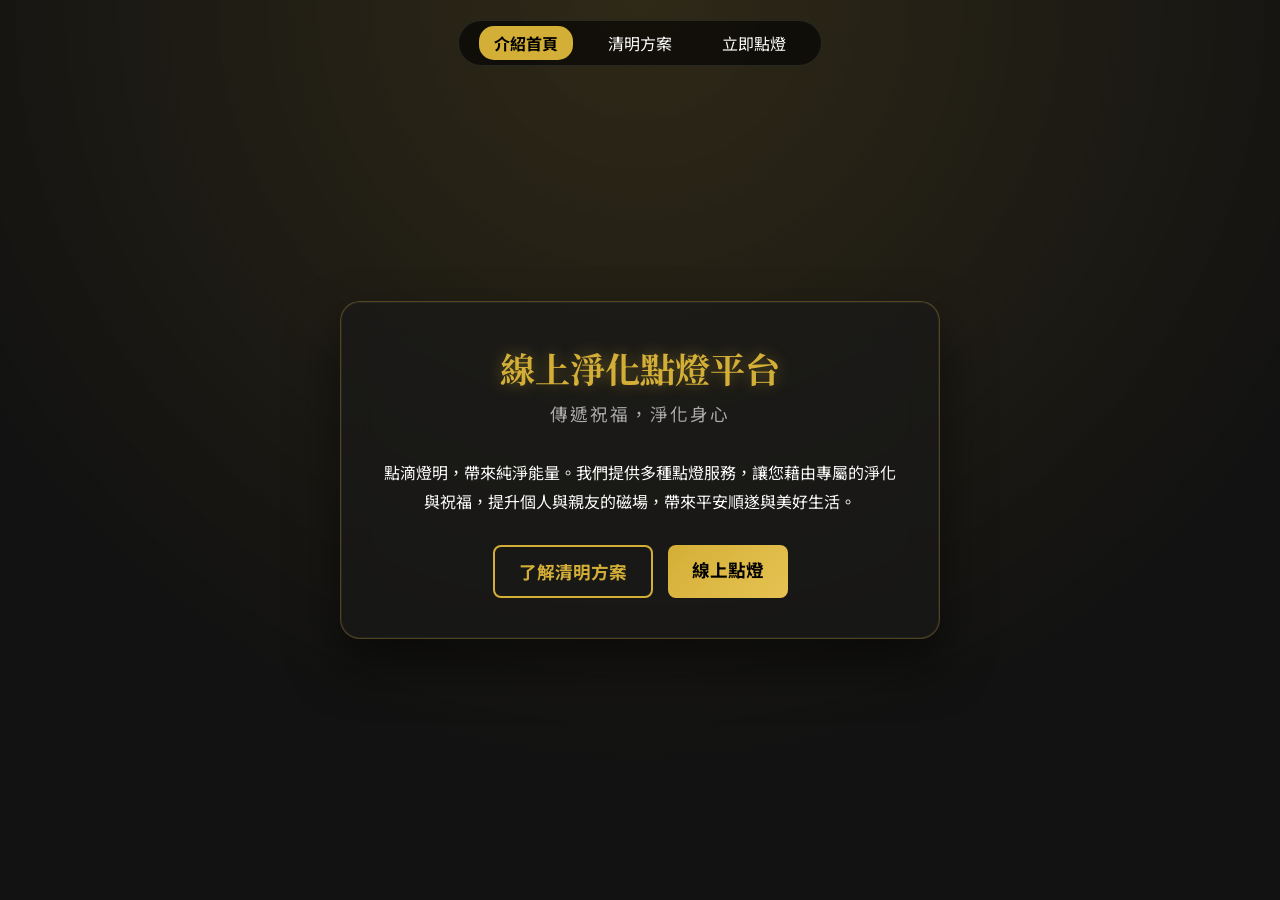
<file: index.html>
<!DOCTYPE html>
<html lang="zh-TW">

<head>
    <meta charset="UTF-8">
    <meta name="viewport" content="width=device-width, initial-scale=1.0">
    <title>首頁 - 線上祈福點燈服務</title>
    <link rel="stylesheet" href="style.css">
    <link
        href="https://fonts.googleapis.com/css2?family=Noto+Serif+TC:wght@400;700&family=Noto+Sans+TC:wght@300;400;500&display=swap"
        rel="stylesheet">
</head>

<body>
    <div class="background-overlay"></div>

    <nav class="top-nav">
        <ul>
            <li><a href="index.html" class="active">介紹首頁</a></li>
            <li><a href="promotion.html">清明方案</a></li>
            <li><a href="order.html">立即點燈</a></li>
        </ul>
    </nav>

    <div class="container main-page">
        <header>
            <h1>線上淨化點燈平台</h1>
            <p>傳遞祝福，淨化身心</p>
        </header>

        <section class="intro-section">
            <p>點滴燈明，帶來純淨能量。我們提供多種點燈服務，讓您藉由專屬的淨化與祝福，提升個人與親友的磁場，帶來平安順遂與美好生活。</p>

            <div class="cta-buttons">
                <a href="promotion.html" class="btn-outline">了解清明方案</a>
                <a href="order.html" class="btn-primary">線上點燈</a>
            </div>
        </section>
    </div>
</body>

</html>
</file>
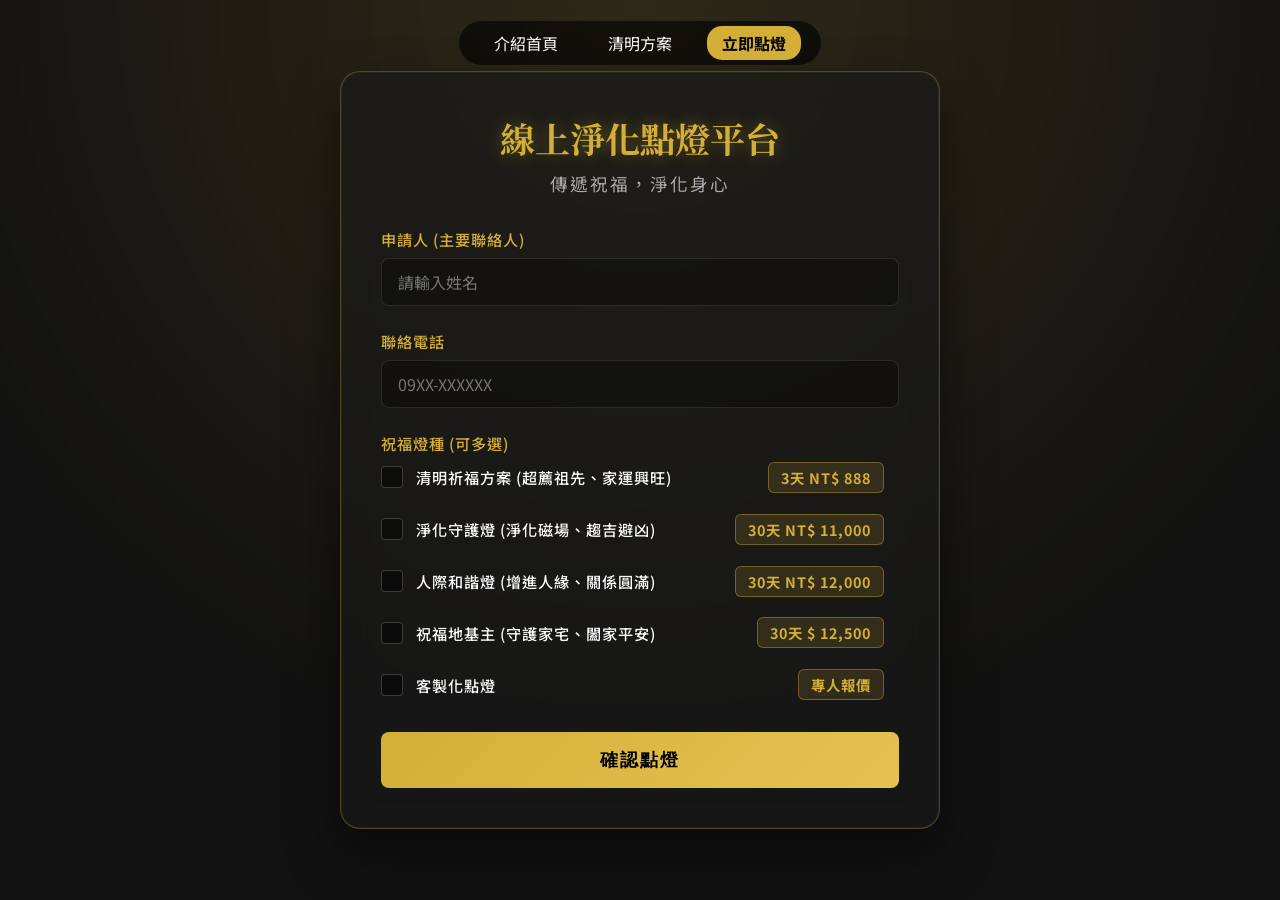
<file: order.html>
<!DOCTYPE html>
<html lang="zh-TW">

<head>
    <meta charset="UTF-8">
    <meta name="viewport" content="width=device-width, initial-scale=1.0">
    <title>線上點燈 - 線上祈福點燈服務</title>
    <link rel="stylesheet" href="style.css">
    <link
        href="https://fonts.googleapis.com/css2?family=Noto+Serif+TC:wght@400;700&family=Noto+Sans+TC:wght@300;400;500&display=swap"
        rel="stylesheet">
</head>

<body>
    <div class="background-overlay"></div>

    <nav class="top-nav">
        <ul>
            <li><a href="index.html">介紹首頁</a></li>
            <li><a href="promotion.html">清明方案</a></li>
            <li><a href="order.html" class="active">立即點燈</a></li>
        </ul>
    </nav>

    <div class="container">
        <header>
            <h1>線上淨化點燈平台</h1>
            <p>傳遞祝福，淨化身心</p>
        </header>

        <form id="orderForm">
            <div class="form-group">
                <label for="mainName">申請人 (主要聯絡人)</label>
                <input type="text" id="mainName" name="mainName" required placeholder="請輸入姓名">
            </div>
            <div class="form-group">
                <label for="phone">聯絡電話</label>
                <input type="tel" id="phone" name="phone" required placeholder="09XX-XXXXXX">
            </div>

            <div class="form-group">
                <label>祝福燈種 (可多選)</label>
                <div class="checkbox-group">

                    <!-- 第 1 項：清明方案 -->
                    <div class="light-option">
                        <label class="custom-checkbox">
                            <input type="checkbox" name="lightType" value="清明方案">
                            <span class="checkmark"></span>
                            <span class="light-text">清明祈福方案 (超薦祖先、家運興旺)</span>
                            <span class="price-tag">3天 NT$ 888</span>
                        </label>
                        <div class="sub-form hidden">
                            <div class="form-group">
                                <label>歷代祖先或指定超薦對象</label>
                                <input type="text" name="name_清明方案" placeholder="請輸入姓氏或姓名">
                            </div>
                            <div class="form-group line-group">
                                <div class="half">
                                    <label>生日類型</label>
                                    <select name="calendarType_清明方案" class="calendar-select">
                                        <option value="國曆">國曆</option>
                                        <option value="農曆">農曆</option>
                                    </select>
                                </div>
                                <div class="half">
                                    <label>出生年月日(歷代祖先請任填)</label>
                                    <input type="date" name="birthday_清明方案" class="birthday-input">
                                </div>
                            </div>
                            <div class="form-group">
                                <label>地址</label>
                                <input type="text" name="address_清明方案" placeholder="請填寫完整地址">
                            </div>
                            <div class="form-group">
                                <label>祝福心願 (備註)</label>
                                <textarea name="remarks_清明方案" rows="2" placeholder="請寫下您的心願..."></textarea>
                            </div>
                        </div>
                    </div>

                    <!-- 第 2 項：淨化守護燈 -->
                    <div class="light-option">
                        <label class="custom-checkbox">
                            <input type="checkbox" name="lightType" value="淨化守護燈">
                            <span class="checkmark"></span>
                            <span class="light-text">淨化守護燈 (淨化磁場、趨吉避凶)</span>
                            <span class="price-tag">30天 NT$ 11,000</span>
                        </label>
                        <div class="sub-form hidden">
                            <div class="form-group">
                                <label>祝福對象姓名</label>
                                <input type="text" name="name_淨化守護燈" placeholder="請輸入姓名">
                            </div>
                            <div class="form-group line-group">
                                <div class="half">
                                    <label>生日類型</label>
                                    <select name="calendarType_淨化守護燈" class="calendar-select">
                                        <option value="國曆">國曆</option>
                                        <option value="農曆">農曆</option>
                                    </select>
                                </div>
                                <div class="half">
                                    <label>出生年月日</label>
                                    <input type="date" name="birthday_淨化守護燈" class="birthday-input">
                                </div>
                            </div>
                            <div class="form-group">
                                <label>地址</label>
                                <input type="text" name="address_淨化守護燈" placeholder="請填寫完整地址">
                            </div>
                            <div class="form-group">
                                <label>祝福心願 (備註)</label>
                                <textarea name="remarks_淨化守護燈" rows="2" placeholder="請寫下您的心願..."></textarea>
                            </div>
                        </div>
                    </div>

                    <!-- 第 3 項：人際和諧燈 -->
                    <div class="light-option">
                        <label class="custom-checkbox">
                            <input type="checkbox" name="lightType" value="人際和諧燈">
                            <span class="checkmark"></span>
                            <span class="light-text">人際和諧燈 (增進人緣、關係圓滿)</span>
                            <span class="price-tag">30天 NT$ 12,000</span>
                        </label>
                        <div class="sub-form hidden">
                            <div class="form-group">
                                <label>祝福對象姓名</label>
                                <input type="text" name="name_人際和諧燈" placeholder="請輸入姓名">
                            </div>
                            <div class="form-group line-group">
                                <div class="half">
                                    <label>生日類型</label>
                                    <select name="calendarType_人際和諧燈" class="calendar-select">
                                        <option value="國曆">國曆</option>
                                        <option value="農曆">農曆</option>
                                    </select>
                                </div>
                                <div class="half">
                                    <label>出生年月日</label>
                                    <input type="date" name="birthday_人際和諧燈" class="birthday-input">
                                </div>
                            </div>
                            <div class="form-group">
                                <label>地址</label>
                                <input type="text" name="address_人際和諧燈" placeholder="請填寫完整地址">
                            </div>
                            <div class="form-group">
                                <label>祝福心願 (備註)</label>
                                <textarea name="remarks_人際和諧燈" rows="2" placeholder="請寫下您的心願..."></textarea>
                            </div>
                        </div>
                    </div>

                    <!-- 第 4 項：祝福地基主 -->
                    <div class="light-option">
                        <label class="custom-checkbox">
                            <input type="checkbox" name="lightType" value="祝福地基主">
                            <span class="checkmark"></span>
                            <span class="light-text">祝福地基主 (守護家宅、闔家平安)</span>
                            <span class="price-tag">30天 $ 12,500</span>
                        </label>
                        <div class="sub-form hidden">
                            <div class="form-group">
                                <label>住戶姓名</label>
                                <input type="text" name="name_祝福地基主" placeholder="請輸入姓名">
                            </div>
                            <div class="form-group line-group">
                                <div class="half">
                                    <label>生日類型</label>
                                    <select name="calendarType_祝福地基主" class="calendar-select">
                                        <option value="國曆">國曆</option>
                                        <option value="農曆">農曆</option>
                                    </select>
                                </div>
                                <div class="half">
                                    <label>出生年月日</label>
                                    <input type="date" name="birthday_祝福地基主" class="birthday-input">
                                </div>
                            </div>
                            <div class="form-group">
                                <label>地址(必填)</label>
                                <input type="text" name="address_祝福地基主" placeholder="請填寫完整地址">
                            </div>
                            <div class="form-group">
                                <label>祝福心願 (備註)</label>
                                <textarea name="remarks_祝福地基主" rows="2" placeholder="請寫下您的心願..."></textarea>
                            </div>
                        </div>
                    </div>

                    <!-- 第 5 項：客製化點燈 -->
                    <div class="light-option">
                        <label class="custom-checkbox">
                            <input type="checkbox" name="lightType" value="客製化點燈">
                            <span class="checkmark"></span>
                            <span class="light-text">客製化點燈</span>
                            <span class="price-tag">專人報價</span>
                        </label>
                        <div class="sub-form hidden">
                            <div class="form-group">
                                <label>姓名</label>
                                <input type="text" name="name_客製化點燈" placeholder="請輸入姓名">
                            </div>
                            <div class="form-group line-group">
                                <div class="half">
                                    <label>生日類型</label>
                                    <select name="calendarType_客製化點燈" class="calendar-select">
                                        <option value="國曆">國曆</option>
                                        <option value="農曆">農曆</option>
                                    </select>
                                </div>
                                <div class="half">
                                    <label>出生年月日</label>
                                    <input type="date" name="birthday_客製化點燈" class="birthday-input">
                                </div>
                            </div>
                            <div class="form-group">
                                <label>地址</label>
                                <input type="text" name="address_客製化點燈" placeholder="請填寫完整地址">
                            </div>
                            <div class="form-group">
                                <label>客製需求</label>
                                <textarea name="remarks_客製化點燈" rows="2" placeholder="請寫下您的心願..."></textarea>
                            </div>
                        </div>
                    </div>

                </div>
            </div>

            <button type="submit" id="submitBtn">
                <span class="btn-text">確認點燈</span>
                <span class="loader" style="display: none;"></span>
            </button>
        </form>

        <div id="successMessage" class="hidden">
            <div class="success-icon">✨</div>
            <h2>申辦成功</h2>
            <p>您的點燈申請資料已成功送出！</p>

            <div class="line-contact">
                <h3>下一步：請加入客服琪霏 LINE</h3>
                <h3>LINE ID：0931154594</h3>
                <img src="images/line-qr-code.jpg" alt="客服 LINE QR Code" class="qr-code">
            </div>

            <div class="payment-info">
                <h3>匯款資訊</h3>
                <p><strong>銀行：</strong> 台北富邦銀行 (012) 中壢分行</p>
                <p><strong>戶名：</strong> 林琝蓁</p>
                <p><strong>帳號：</strong> 713168004881</p>
                <p>完成匯款後，請務必回傳您的<strong>【匯款帳號末五碼】</strong></p>
                <p>若有任何問題也歡迎詢問！</p>
            </div>


            <button onclick="location.reload()">再次填寫</button>
        </div>
    </div>

    <script src="script.js"></script>
</body>

</html>
</file>
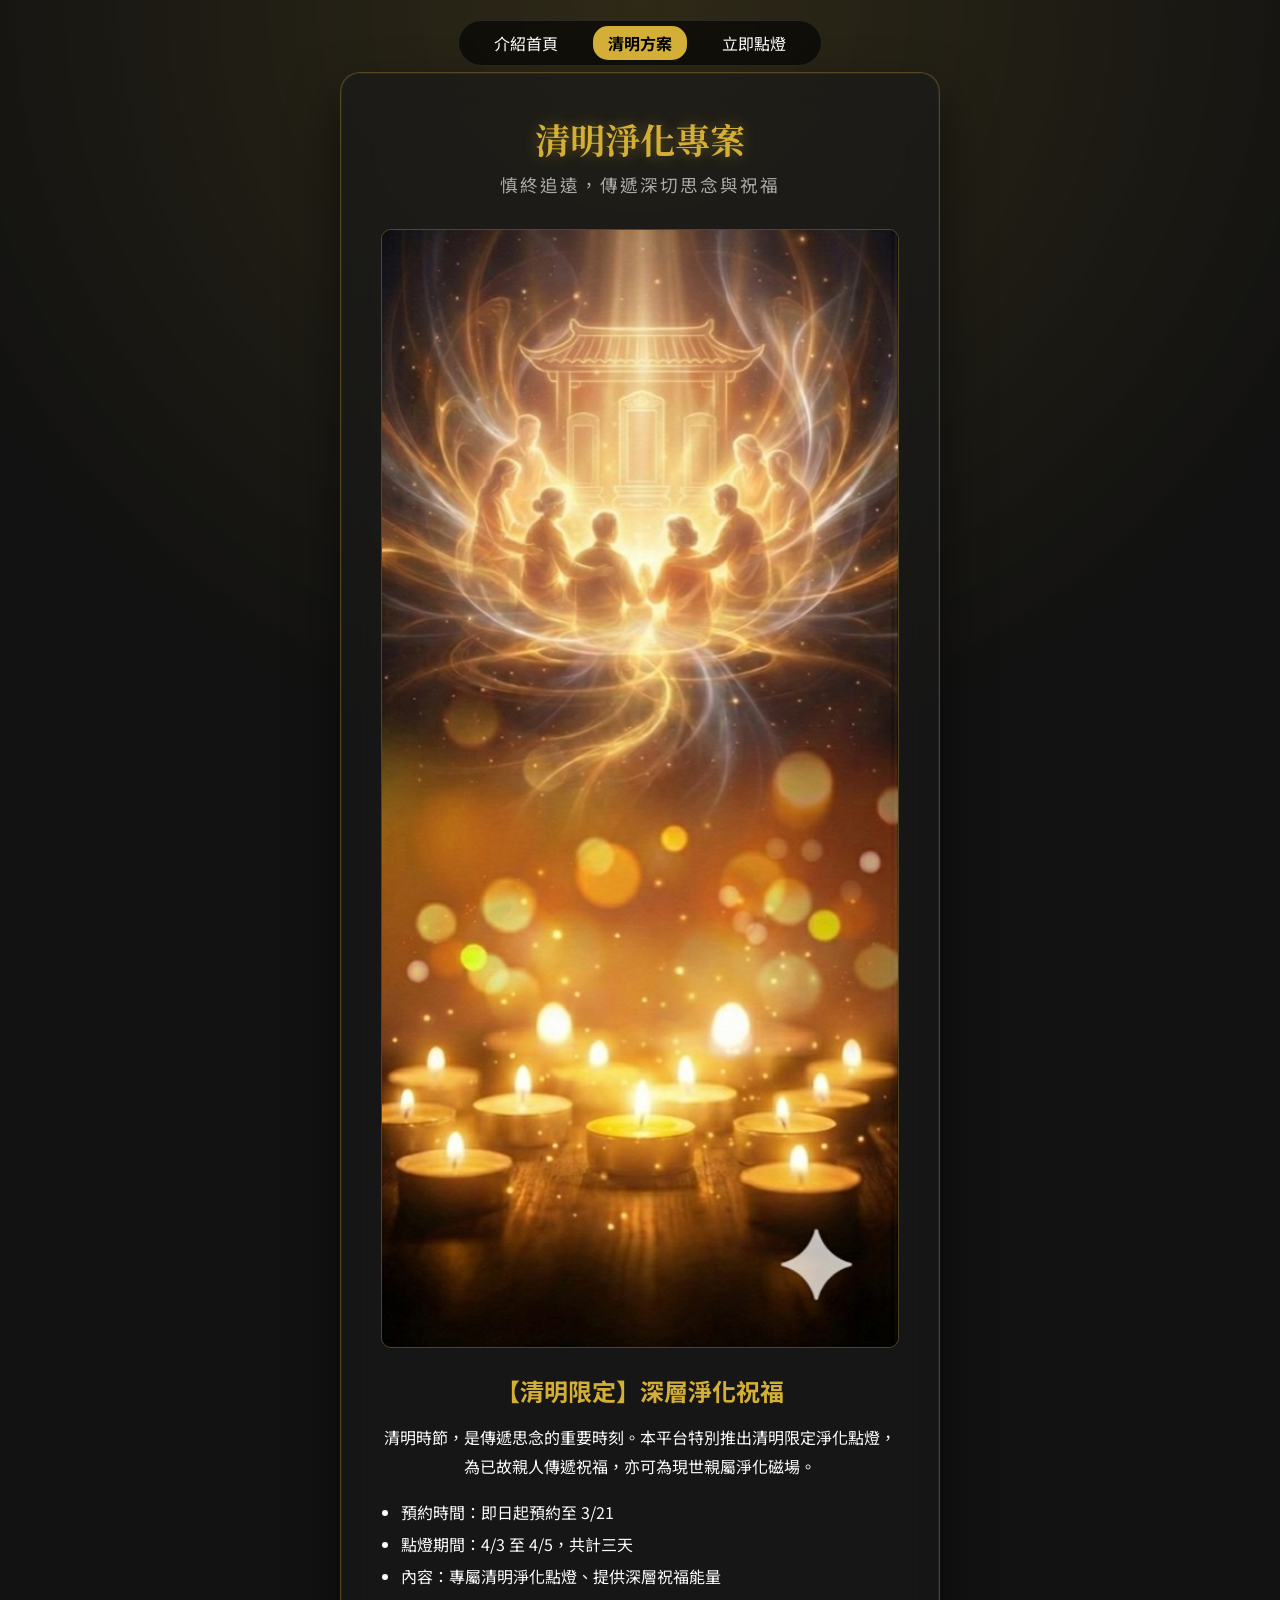
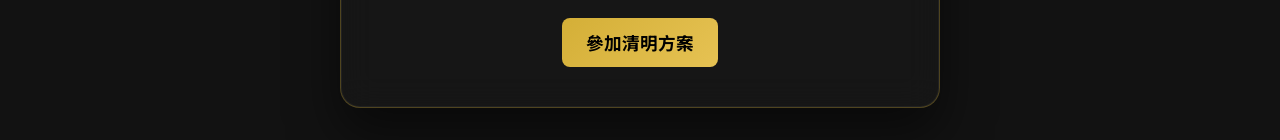
<file: promotion.html>
<!DOCTYPE html>
<html lang="zh-TW">

<head>
    <meta charset="UTF-8">
    <meta name="viewport" content="width=device-width, initial-scale=1.0">
    <title>清明專案 - 線上祈福點燈服務</title>
    <link rel="stylesheet" href="style.css">
    <link
        href="https://fonts.googleapis.com/css2?family=Noto+Serif+TC:wght@400;700&family=Noto+Sans+TC:wght@300;400;500&display=swap"
        rel="stylesheet">
</head>

<body>
    <div class="background-overlay"></div>

    <nav class="top-nav">
        <ul>
            <li><a href="index.html">介紹首頁</a></li>
            <li><a href="promotion.html" class="active">清明方案</a></li>
            <li><a href="order.html">立即點燈</a></li>
        </ul>
    </nav>

    <div class="container main-page">
        <header>
            <h1>清明淨化專案</h1>
            <p>慎終追遠，傳遞深切思念與祝福</p>
        </header>

        <section class="promo-section">
            <div class="promo-image">
                <img src="images/promo-image.jpg" alt="清明方案主視覺">
            </div>
            <div class="promo-content">
                <h2>【清明限定】深層淨化祝福</h2>
                <p>清明時節，是傳遞思念的重要時刻。本平台特別推出清明限定淨化點燈，為已故親人傳遞祝福，亦可為現世親屬淨化磁場。</p>
                <ul>
                    <li>預約時間：即日起預約至 3/21</li>
                    <li>點燈期間：4/3 至 4/5，共計三天</li>
                    <li>內容：專屬清明淨化點燈、提供深層祝福能量</li>
                </ul>
            </div>

            <div class="cta-buttons center">
                <a href="order.html" class="btn-primary">參加清明方案</a>
            </div>
        </section>
    </div>
</body>

</html>
</file>
<file: style.css>
:root {
    --primary: #d4af37;
    /* Gold */
    --primary-hover: #b5952f;
    --bg-dark: #121212;
    --glass-bg: rgba(25, 25, 25, 0.65);
    --glass-border: rgba(212, 175, 55, 0.3);
    --text-main: #fcfcfc;
    --text-muted: #aaaaaa;
    --error: #ff4d4d;
}

* {
    box-sizing: border-box;
    margin: 0;
    padding: 0;
}

body {
    font-family: 'Noto Sans TC', sans-serif;
    color: var(--text-main);
    min-height: 100vh;
    display: flex;
    justify-content: center;
    align-items: center;
    padding: 2rem 1rem;
    position: relative;
    background-color: var(--bg-dark);
    overflow-x: hidden;
}

/* Dynamic background */
.background-overlay {
    position: fixed;
    top: 0;
    left: 0;
    width: 100%;
    height: 100%;
    background: radial-gradient(circle at 50% 0%, rgba(212, 175, 55, 0.15) 0%, rgba(18, 18, 18, 1) 70%);
    z-index: -1;
    animation: pulse 8s infinite alternate;
}

@keyframes pulse {
    0% {
        opacity: 0.8;
    }

    100% {
        opacity: 1;
        transform: scale(1.05);
    }
}

.container {
    width: 100%;
    max-width: 600px;
    background: var(--glass-bg);
    backdrop-filter: blur(16px);
    -webkit-backdrop-filter: blur(16px);
    border: 1px solid var(--glass-border);
    border-radius: 20px;
    padding: 2.5rem;
    box-shadow: 0 25px 50px rgba(0, 0, 0, 0.5), inset 0 0 0 1px rgba(255, 255, 255, 0.05);
    transform: translateY(20px);
    opacity: 0;
    animation: slideUp 0.8s ease forwards;
}

@keyframes slideUp {
    to {
        transform: translateY(0);
        opacity: 1;
    }
}

header {
    text-align: center;
    margin-bottom: 2rem;
}

h1 {
    font-family: 'Noto Serif TC', serif;
    font-weight: 700;
    color: var(--primary);
    font-size: 2.2rem;
    margin-bottom: 0.5rem;
    text-shadow: 0 0 15px rgba(212, 175, 55, 0.4);
}

header p {
    color: var(--text-muted);
    font-size: 1.1rem;
    letter-spacing: 2px;
}

.form-group {
    margin-bottom: 1.5rem;
}

.line-group {
    display: flex;
    gap: 1rem;
}

.half {
    flex: 1;
}

label {
    display: block;
    margin-bottom: 0.5rem;
    font-weight: 500;
    color: var(--primary);
    font-size: 0.95rem;
    letter-spacing: 1px;
}

input[type="text"],
input[type="tel"],
input[type="email"],
input[type="date"],
select,
textarea {
    width: 100%;
    min-height: 48px;
    height: 48px;
    box-sizing: border-box;
    padding: 0.8rem 1rem;
    background: rgba(0, 0, 0, 0.3);
    border: 1px solid rgba(255, 255, 255, 0.1);
    border-radius: 8px;
    color: white;
    font-family: inherit;
    font-size: 1rem;
    transition: all 0.3s ease;
}

input:focus,
select:focus,
textarea:focus {
    outline: none;
    border-color: var(--primary);
    box-shadow: 0 0 10px rgba(212, 175, 55, 0.2);
    background: rgba(0, 0, 0, 0.5);
}

input[type="date"]::-webkit-calendar-picker-indicator {
    filter: invert(1);
    cursor: pointer;
}

/* Checkboxes */
.checkbox-group {
    display: flex;
    flex-direction: column;
    gap: 0.8rem;
}

.custom-checkbox {
    display: flex;
    align-items: center;
    position: relative;
    padding-left: 35px;
    padding-right: 15px;
    cursor: pointer;
    font-size: 0.95rem;
    color: var(--text-main);
    user-select: none;
    transition: color 0.3s;
    width: 100%;
}

.light-text {
    flex: 1;
}

.price-tag {
    margin-left: auto;
    color: var(--primary);
    font-weight: 700;
    font-family: inherit;
    background: rgba(212, 175, 55, 0.15);
    padding: 4px 12px;
    border-radius: 6px;
    border: 1px solid rgba(212, 175, 55, 0.4);
    font-size: 0.9rem;
    white-space: nowrap;
}

.custom-checkbox:hover {
    color: var(--primary);
}

.custom-checkbox input {
    position: absolute;
    opacity: 0;
    cursor: pointer;
    height: 0;
    width: 0;
}

.checkmark {
    position: absolute;
    top: 50%;
    left: 0;
    transform: translateY(-50%);
    height: 22px;
    width: 22px;
    background-color: rgba(0, 0, 0, 0.5);
    border: 1px solid rgba(255, 255, 255, 0.2);
    border-radius: 4px;
    transition: all 0.3s;
}

.custom-checkbox:hover input~.checkmark {
    border-color: var(--primary);
}

.custom-checkbox input:checked~.checkmark {
    background-color: var(--primary);
    border-color: var(--primary);
    box-shadow: 0 0 10px rgba(212, 175, 55, 0.4);
}

.checkmark:after {
    content: "";
    position: absolute;
    display: none;
}

.custom-checkbox input:checked~.checkmark:after {
    display: block;
}

.custom-checkbox .checkmark:after {
    left: 7px;
    top: 3px;
    width: 6px;
    height: 12px;
    border: solid black;
    border-width: 0 2px 2px 0;
    transform: rotate(45deg);
}

.sub-form {
    margin-top: 15px;
    margin-bottom: 25px;
    margin-left: 35px;
    padding: 15px;
    background: rgba(0, 0, 0, 0.2);
    border-left: 3px solid var(--primary);
    border-radius: 0 8px 8px 0;
    animation: fadeIn 0.4s ease;
}

.sub-form .form-group:last-child {
    margin-bottom: 0;
}

button {
    width: 100%;
    padding: 1rem;
    margin-top: 1rem;
    background: linear-gradient(135deg, var(--primary), #e6c253);
    color: #000;
    border: none;
    border-radius: 8px;
    font-size: 1.1rem;
    font-weight: 700;
    letter-spacing: 2px;
    cursor: pointer;
    transition: all 0.3s ease;
    display: flex;
    justify-content: center;
    align-items: center;
    gap: 10px;
}

button:hover {
    transform: translateY(-2px);
    box-shadow: 0 5px 15px rgba(212, 175, 55, 0.4);
}

button:active {
    transform: translateY(0);
}

button:disabled {
    background: #555;
    color: #888;
    cursor: not-allowed;
    transform: none;
    box-shadow: none;
}

.loader {
    width: 20px;
    height: 20px;
    border: 3px solid rgba(0, 0, 0, 0.2);
    border-bottom-color: #000;
    border-radius: 50%;
    display: inline-block;
    box-sizing: border-box;
    animation: rotation 1s linear infinite;
}

@keyframes rotation {
    0% {
        transform: rotate(0deg);
    }

    100% {
        transform: rotate(360deg);
    }
}

.hidden {
    display: none !important;
}

#successMessage {
    text-align: center;
    animation: fadeIn 0.5s ease;
}

#successMessage h2 {
    color: var(--primary);
    margin: 1rem 0;
    font-family: 'Noto Serif TC';
}

.success-icon {
    font-size: 4rem;
    text-shadow: 0 0 20px var(--primary);
}

@keyframes fadeIn {
    from {
        opacity: 0;
        transform: scale(0.95);
    }

    to {
        opacity: 1;
        transform: scale(1);
    }
}

.payment-info,
.line-contact {
    background: rgba(0, 0, 0, 0.4);
    border: 1px solid var(--glass-border);
    border-radius: 12px;
    padding: 1.5rem;
    margin-top: 1.5rem;
    text-align: left;
}

.payment-info h3,
.line-contact h3 {
    color: var(--primary);
    margin-bottom: 0.8rem;
    font-size: 1.15rem;
    text-align: center;
    font-family: 'Noto Serif TC', serif;
}

.payment-info p,
.line-contact p {
    margin-bottom: 0.5rem;
    color: var(--text-main);
    line-height: 1.6;
    font-size: 0.95rem;
}

.line-contact p strong {
    color: var(--primary);
}

.qr-code {
    display: block;
    margin: 1.2rem auto 0;
    max-width: 200px;
    border-radius: 12px;
    border: 2px solid var(--primary);
    box-shadow: 0 5px 15px rgba(212, 175, 55, 0.2);
}

/* Navigation */
.top-nav {
    position: absolute;
    top: 20px;
    width: 100%;
    display: flex;
    justify-content: center;
    z-index: 10;
}

.top-nav ul {
    list-style: none;
    display: flex;
    gap: 20px;
    background: rgba(0, 0, 0, 0.6);
    padding: 10px 20px;
    border-radius: 30px;
    border: 1px solid rgba(255, 255, 255, 0.1);
}

.top-nav a {
    color: var(--text-main);
    text-decoration: none;
    font-size: 1rem;
    padding: 5px 15px;
    border-radius: 15px;
    transition: all 0.3s;
}

.top-nav a:hover,
.top-nav a.active {
    background: var(--primary);
    color: #000;
    font-weight: bold;
}

/* Page Specifics */
.main-page {
    text-align: center;
    margin-top: 40px;
}

.intro-section p,
.promo-content p {
    line-height: 1.8;
    margin-bottom: 20px;
    color: var(--text-main);
}

.cta-buttons {
    display: flex;
    gap: 15px;
    justify-content: center;
    margin-top: 30px;
}

.cta-buttons.center {
    justify-content: center;
}

.btn-primary,
.btn-outline {
    display: inline-block;
    padding: 12px 24px;
    border-radius: 8px;
    font-size: 1.1rem;
    font-weight: 700;
    text-decoration: none;
    transition: all 0.3s ease;
}

.btn-primary {
    background: linear-gradient(135deg, var(--primary), #e6c253);
    color: #000;
    border: none;
}

.btn-primary:hover {
    transform: translateY(-2px);
    box-shadow: 0 5px 15px rgba(212, 175, 55, 0.4);
}

.btn-outline {
    background: transparent;
    color: var(--primary);
    border: 2px solid var(--primary);
}

.btn-outline:hover {
    background: rgba(212, 175, 55, 0.1);
    transform: translateY(-2px);
}

/* Promo Section */
.promo-image img {
    width: 100%;
    border-radius: 10px;
    margin-bottom: 20px;
    border: 1px solid var(--glass-border);
}

.promo-content h2 {
    color: var(--primary);
    margin-bottom: 15px;
}

.promo-content ul {
    text-align: left;
    margin: 15px 0;
    padding-left: 20px;
    color: var(--text-main);
}

.promo-content li {
    margin-bottom: 8px;
}

@media (max-width: 480px) {
    .container {
        padding: 1.5rem;
        margin-top: 60px;
    }

    .line-group {
        flex-direction: column;
        gap: 0;
    }

    .custom-checkbox {
        flex-wrap: wrap;
        align-items: flex-start;
    }

    .light-text {
        flex: 1 1 100%;
        margin-bottom: 8px;
        line-height: 1.5;
    }

    .price-tag {
        margin-left: 0;
    }

    .checkmark {
        top: 2px;
        transform: none;
    }

    .cta-buttons {
        flex-direction: column;
    }

    .top-nav {
        top: 10px;
    }

    .top-nav ul {
        gap: 10px;
        padding: 8px 15px;
    }

    .top-nav a {
        font-size: 0.9rem;
    }
}
</file>
